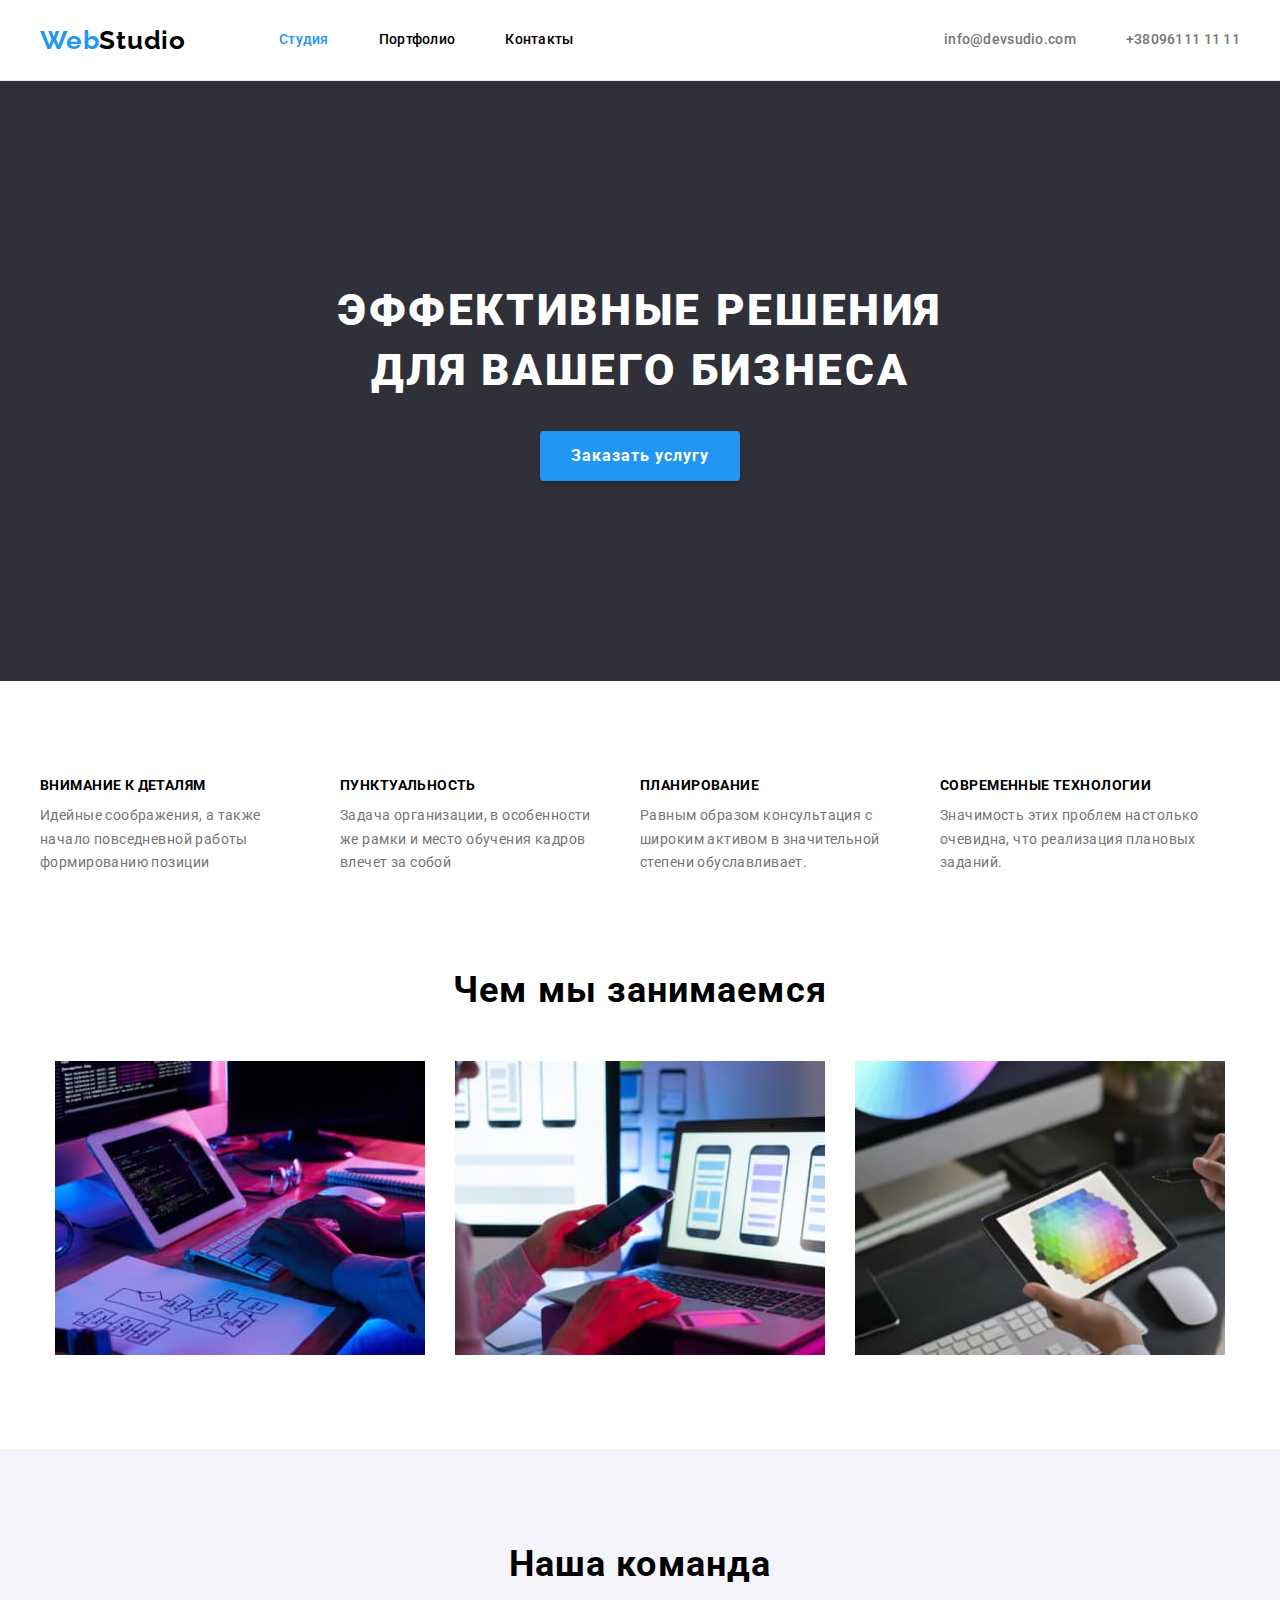
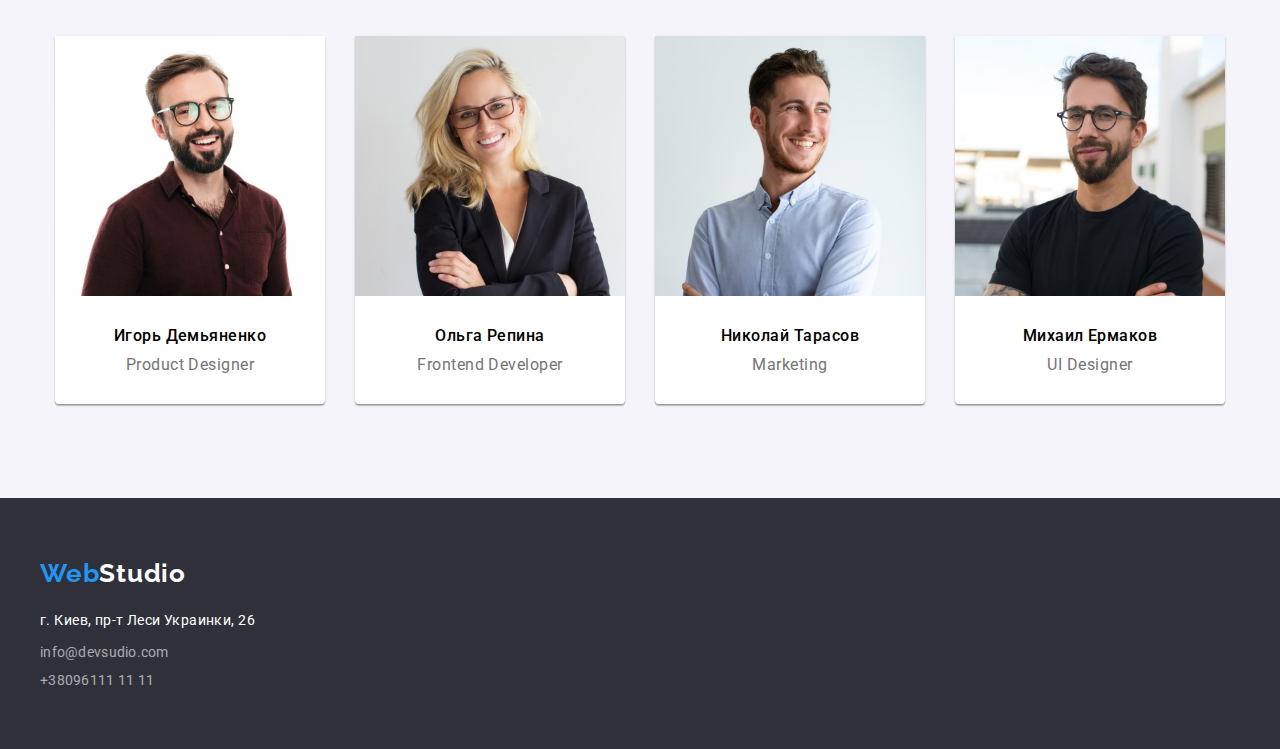
<file: index.html>
<!DOCTYPE html>
<html lang="ru">
<head>
    <meta charset="UTF-8">
    <meta http-equiv="X-UA-Compatible" content="IE=edge">
    <meta name="viewport" content="width=device-width, initial-scale=1.0">
    <title>WebStudio</title>
    <link href="https://github.com/sindresorhus/modern-normalize/blob/main/modern-normalize.css" rel="stylesheet" >
    <link rel="stylesheet" href="./css/styles.css">
    <link href="https://fonts.googleapis.com/css2?family=Raleway:wght@700&family=Roboto:wght@400;500;700;900&display=swap"
        rel="stylesheet">
</head>
<body>
    <header class="header">
        <div class="container">
        <nav class="nav">
        <a href="index.html" class="logo">Web<span class="logo-black-color">Studio</span></a>
        <ul class="nav-list">
        <li class="nav-links "><a href="index.html" class="nav-links-item current">Студия</a></li>
        <li class="nav-links"><a href="portfolio.html" class="nav-links-item">Портфолио</a></li>
        <li class="nav-links"><a href="" class="nav-links-item">Контакты</a></li>
        </ul>
        </nav>
        <ul class="auth-list">
        <li class="auth-links"><a href="mailto:info@devsudio.com" class="auth-links-item">info@devsudio.com</a></li>
        <li class="auth-links"><a href="tel.:+380961111111" class="auth-links-item">+38096111 11 11</a></li>
        </ul>
        </div>
    </header>
    <main>
<!--hero section-->
<section class="hero-section">
    <div class="container">
    <h1 class="hero-title">Эффективные решения для вашего бизнеса</h1>
    <button type="button" class="hero-button accent">Заказать услугу</button>
    </div>
</section>
<!--company rules-->
<section class="company-rules-section">
    <div class="container">
    <h2 hidden>Наши принципы</h2>
    <ul class="company-rules-section-ul">
        <li class="company-rules-item ">
            <h3 class="company-rules-section-h3">Внимание к деталям</h3>
            <p class="company-rules-section-p"> Идейные соображения, а также начало повседневной работы формированию позиции</p>
        </li>
        <li class="company-rules-item">
            <h3 class="company-rules-section-h3">Пунктуальность</h3>
            <p class="company-rules-section-p">Задача организации, в особенности же рамки и место обучения кадров влечет за собой</p>
        </li>
        <li class="company-rules-item ">
            <h3 class="company-rules-section-h3">Планирование</h3>
            <p class="company-rules-section-p">Равным образом консультация с широким активом в значительной степени обуславливает.</p>
        </li>
        <li class="company-rules-item ">
            <h3 class="company-rules-section-h3">Современные технологии</h3>
            <p class="company-rules-section-p">Значимость этих проблем настолько очевидна, что реализация плановых заданий.</p>
        </li>
    </ul>
    </div>
</section>
<!--how we do-->
<section class="how-we-do-section">
<div class="container">
<h2 class="how-we-do-section-h2">Чем мы занимаемся</h2>
<ul class="how-we-do-section-ul">
    <li class="how-we-do-item"><img src="images/img1_HowWeDo.jpg" alt="Человек работает на клаасном рабочем месте" width="370"></li>
    <li class="how-we-do-item"><img src="images/img2_HowWeDo.jpg" alt="Разрабатывается приложение на телефон" width="370"></li>
    <li class="how-we-do-item"><img src="images/img3_HowWeDo.jpg" alt="Изображение мозаики на планшете" width="370"></li>
</ul>
</div>
</section>

<!--Our Team-->
<section class="our-team-section">
<div class="container">
<h2 class="our-team-section-h2">Наша команда</h2>
    <ul class="our-team-section-ul">
    <li class="our-team-item">
        <img src="images/img1_OurTeam(1).jpg" alt="Игорь Демьяненко" width="270">
        <div class="our-team-item-text">
        <h3 class="our-team-section-h3">Игорь Демьяненко</h3>
        <p lang="en" class="our-team-section-p">Product Designer</p>
        </div>
    </li>
    <li class="our-team-item">
            <img src="images/img2_OurTeam(1).jpg" alt="Игорь Демьяненко" width="270">
            <div class="our-team-item-text">
            <h3 class="our-team-section-h3">Ольга Репина</h3>
            <p lang="en" class="our-team-section-p">Frontend Developer</p>
            </div>
    </li>
    <li class="our-team-item">
            <img src="images/img3_OurTeam(1).jpg" alt="Игорь Демьяненко" width="270">
            <div class="our-team-item-text">
            <h3 class="our-team-section-h3">Николай Тарасов </h3>
            <p lang="en" class="our-team-section-p">Marketing</p>
            </div>
    </li>
    <li class="our-team-item">
            <img src="images/img4_OurTeam(1).jpg" alt="Игорь Демьяненко" width="270">
            <div class="our-team-item-text">
            <h3 class="our-team-section-h3">Михаил Ермаков</h3>
            <p lang="en" class="our-team-section-p">UI Designer</p>
            </div>
    </li>
    </ul>
    </div>
</section>
    </main>
    <footer class="footer">
    <div class="container">
    <a href="index.html" class="logo">Web<span class="logo-white-color">Studio </span></a>
    <address>
    <p class="footer-p">г. Киев, пр-т Леси Украинки, 26</p>
    <ul>
    <li class="auth-links"><a href="mailto:info@devsudio.com" class="auth-links-item-footer">info@devsudio.com</a></li>
    <li class="auth-links"><a href="tel.:+380961111111" class="auth-links-item-footer">+38096111 11 11</a></li>
    </ul>
    </address>
    </div>
    </footer>
</body>
</html>
</file>
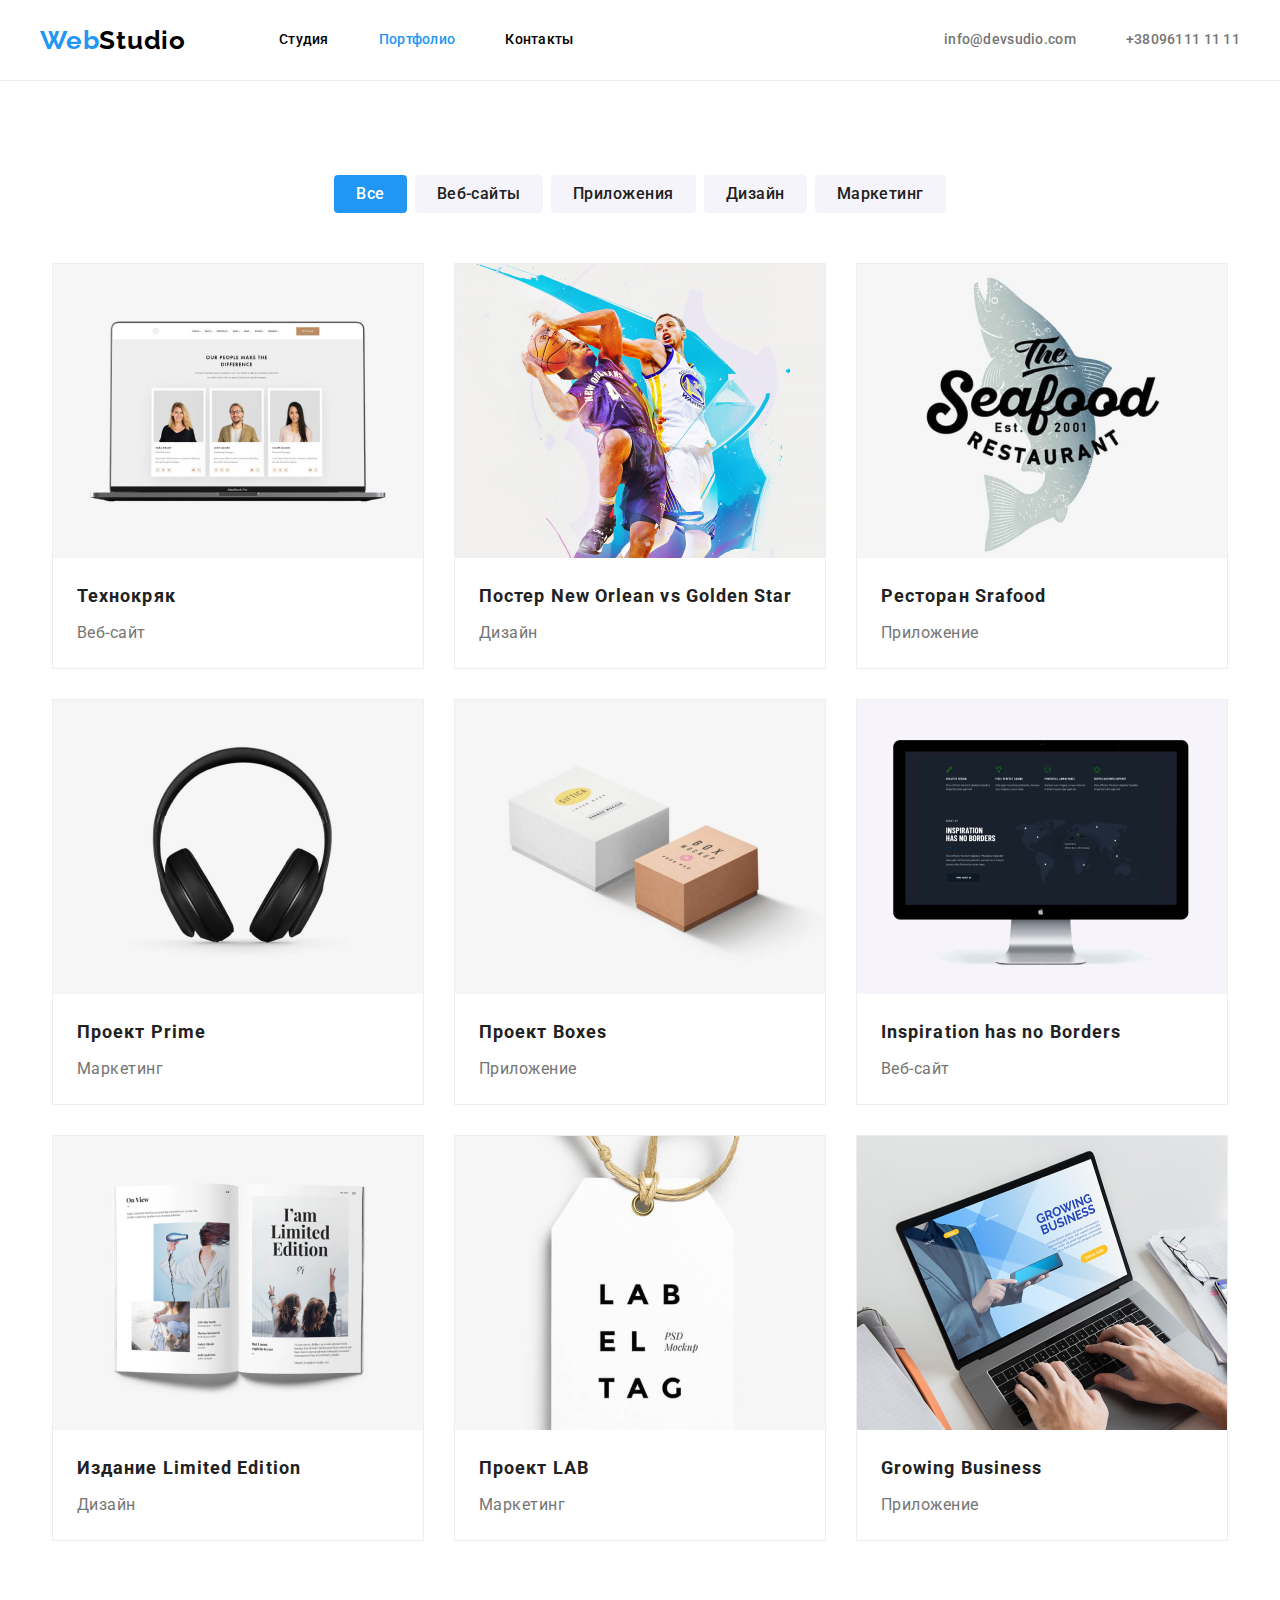
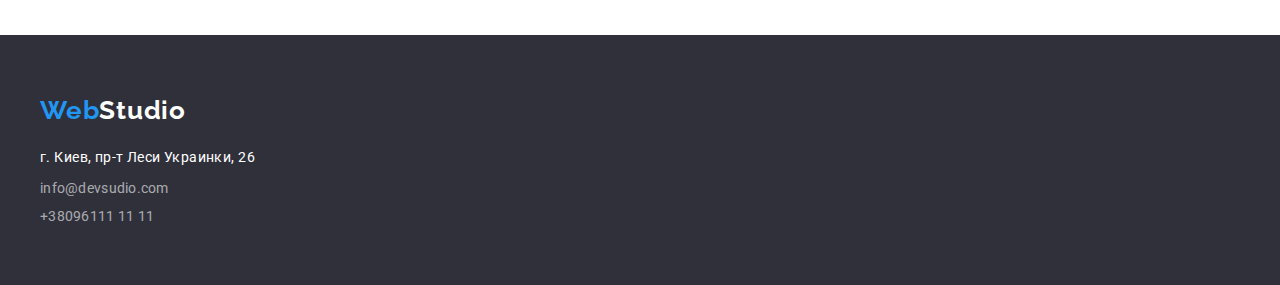
<file: portfolio.html>
<!DOCTYPE html>
<html lang="ru">
<head>
    <meta charset="UTF-8">
    <meta http-equiv="X-UA-Compatible" content="IE=edge">
    <meta name="viewport" content="width=device-width, initial-scale=1.0">
    <title>Document</title>
    <link href="https://github.com/sindresorhus/modern-normalize/blob/main/modern-normalize.css" rel="stylesheet">
    <link rel="stylesheet" href="./css/styles.css">
    <link href="https://fonts.googleapis.com/css2?family=Raleway:wght@700&family=Roboto:wght@400;500;700;900&display=swap"
        rel="stylesheet">
</head>
<body>
    <header class="header">
        <div class="container">
            <nav class="nav">
                <a href="index.html" class="logo">Web<span class="logo-black-color">Studio</span></a>
                <ul class="nav-list">
                    <li class="nav-links "><a href="index.html" class="nav-links-item">Студия</a></li>
                    <li class="nav-links"><a href="portfolio.html" class="nav-links-item current">Портфолио</a></li>
                    <li class="nav-links"><a href="" class="nav-links-item">Контакты</a></li>
                </ul>
            </nav>
            <ul class="auth-list">
                <li class="auth-links"><a href="mailto:info@devsudio.com" class="auth-links-item">info@devsudio.com</a></li>
                <li class="auth-links"><a href="tel.:+380961111111" class="auth-links-item">+38096111 11 11</a></li>
            </ul>
        </div>
    </header>
    <main>
        <!-- Our Products-->
        <section class="our-products">
<div class="container">
    <ul class="filter-list">
    <li class="filter-item">
        <button type="button" class="filter-item-btn-all">Все</button>
    </li>
    <li class="filter-item">
        <button type="button" class="filter-item-btn">Веб-сайты</button>
    </li>
    <li class="filter-item">
        <button type="button" class="filter-item-btn">Приложения</button>
    </li>
    <li class="filter-item">
        <button type="button" class="filter-item-btn">Дизайн</button>
    </li>
    <li class="filter-item">
        <button type="button" class="filter-item-btn">Маркетинг</button>
    </li>
    </ul>

<h1 hidden>Наши проекты</h1>
<ul class="our-products-list">
<li class="our-products-item">
    <img src="./images/techocrack.jpg" alt="технокряк" width="370">
    <div class="our-product-items-text">
    <h2 class="our-products-item-h2">Технокряк</h2>
    <p class="our-products-item-p">Веб-сайт</p>
    </div>
</li>
<li class="our-products-item">
<img src="./images/new-orlean-vs-golden-star.jpg" alt="постер new orlean vs golden star" width="370">
    <div class="our-product-items-text">
    <h2 class="our-products-item-h2">Постер New Orlean vs Golden Star</h2>
    <p class="our-products-item-p">Дизайн</p>
    </div>
</li>
<li class="our-products-item">
    <img src="./images/seafood.jpg" alt="seafood" width="370">
    <div class="our-product-items-text">
    <h2 class="our-products-item-h2">Ресторан Srafood</h2>
    <p class="our-products-item-p">Приложение</p>
    </div>
</li>
<li class="our-products-item">
    <img src="./images/prinme.jpg" alt="Project Prime" width="370">
    <div class="our-product-items-text">
    <h2 class="our-products-item-h2">Проект Prime</h2>
    <p class="our-products-item-p">Маркетинг</p>
    </div>
</li>
<li class="our-products-item">
    <img src="./images/boxes.jpg" alt="Project boxes" width="370">
    <div class="our-product-items-text">
    <h2 class="our-products-item-h2">Проект Boxes</h2>
    <p class="our-products-item-p">Приложение</p>
    </div>
</li>
<li class="our-products-item">
    <img src="./images/inspiration.jpg" alt="inspiration" width="370">
    <div class="our-product-items-text">
    <h2 class="our-products-item-h2">Inspiration has no Borders</h2>
    <p class="our-products-item-p">Веб-сайт</p>
    </div>
</li>
<li class="our-products-item">
    <img src="./images/limited-edition.jpg" alt="limited limited edition" width="370">
    <div class="our-product-items-text">
    <h2 class="our-products-item-h2">Издание Limited Edition</h2>
    <p class="our-products-item-p">Дизайн</p>
    </div>
</li>
<li class="our-products-item">
    <img src="./images/lab.jpg" alt="Проект Lab" width="370">
    <div class="our-product-items-text">
    <h2 class="our-products-item-h2">Проект LAB</h2>
    <p class="our-products-item-p">Маркетинг</p>
    </div>
</li>
<li class="our-products-item">
    <img src="./images/growing-business.jpg" alt="growing business" width="370">
    <div class="our-product-items-text">
    <h2 class="our-products-item-h2">Growing Business</h2>
    <p class="our-products-item-p">Приложение</p>
    </div>
</li>
</ul>
</div>
</section>
</main>
    <footer class="footer">
        <div class="container">
            <a href="index.html" class="logo">Web<span class="logo-white-color">Studio </span></a>
            <address>
                <p class="footer-p">г. Киев, пр-т Леси Украинки, 26</p>
                <ul>
                    <li class="auth-links"><a href="mailto:info@devsudio.com"
                            class="auth-links-item-footer">info@devsudio.com</a></li>
                    <li class="auth-links"><a href="tel.:+380961111111" class="auth-links-item-footer">+38096111 11 11</a>
                    </li>
                    </ul>
            </address>
        </div>
    </footer>
</body>
</html>
</file>
<file: css/styles.css>
:root {
  --accent-color: #2196f3;
  --primary-text-color: #757575;
  --title-text-color: #000000;
  --bcg-color: #2f303a;
  --light-bcg-color: #f5f4fa;
  --filter-item-text-color: #212121;
  --primary-white-color: #ffffff;
  --footer-auth-text-color: rgba(255, 255, 255, 0.6);
  --hero-button-accent-bcg-color: #188ce8;
}

body {
  font-family: "Roboto", sans-serif;
  color: var(--primary-text-color);
  background-color: var(--primary-white-color);

  margin: 0;
}
h1,
h2,
h3,
h4,
h5,
h6,
ul,
p {
  margin: 0px;
  padding: 0px;
}
img {
  display: block;
}

.logo-black-color {
  font-family: Raleway;
  font-weight: bold;
  font-size: 26px;
  line-height: 1.19;
  letter-spacing: 0.03em;
  color: var(--title-text-color);
  text-decoration: none;
}
.logo-white-color {
  font-family: Raleway;
  font-weight: bold;
  font-size: 26px;
  line-height: 1.19;
  letter-spacing: 0.03em;
  color: var(--primary-white-color);
  text-decoration: none;
}
.logo {
  font-family: Raleway;
  font-weight: bold;
  font-size: 26px;
  line-height: 1.19;
  letter-spacing: 0.03em;
  color: var(--accent-color);
  text-decoration: none;
  margin-right: 93px;
  padding-top: 24px;
  padding-bottom: 24px;
}
.footer .logo {
  display: inline-block;
  margin-right: 0px;
  padding-top: 0;
  padding-bottom: 0;
  margin-bottom: 20px;
}
.hero-section {
  background-color: var(--bcg-color);
  padding-top: 200px;
  padding-bottom: 200px;
}

.hero-title {
  color: var(--primary-white-color);
  font-weight: 900;
  font-size: 44px;
  line-height: 1.36;
  width: 696px;
  text-align: center;
  letter-spacing: 0.06em;
  text-transform: uppercase;
  margin-top: 0px;
  margin-left: auto;
  margin-right: auto;
}

.nav-links-item:hover,
.nav-links-item:focus,
.auth-links-item:hover,
.auth-links-item:focus {
  color: var(--accent-color);
}

.filter-item:hover,
.filter-item:focus {
  /* color: var(--primary-white-color); */
  background-color: var(--accent-color);
}
.nav-list {
  display: flex;
}

.auth-list {
  display: flex;
}
.filter-list {
  list-style: none;
  display: flex;

  justify-content: center;
}

.nav-links-item {
  display: block;
  padding-top: 32px;
  padding-bottom: 32px;
  color: var(--title-text-color);
  text-decoration: none;
  font-weight: 500;
  font-size: 14px;
  line-height: 1.14;
  letter-spacing: 0.02em;
}

.auth-links-item {
  display: block;
  padding-top: 32px;
  padding-bottom: 32px;
  text-decoration: none;
  font-weight: 500;
  font-size: 14px;
  line-height: 1.14;
  letter-spacing: 0.02em;
  color: var(--primary-text-color);
}

.nav-links,
.auth-links {
  list-style: none;
}
.nav-links:not(:last-child) {
  margin-right: 50px;
}
.auth-links:not(:last-child) {
  margin-right: 50px;
}
.hero-button {
  display: block;
  border: none;
  border-radius: 4px;
  height: 50px;
  width: 200px;
  margin-left: auto;
  margin-right: auto;
  font-family: inherit;
  font-weight: bold;
  font-size: 16px;
  line-height: 1.87;
  letter-spacing: 0.06em;
  cursor: pointer;

  box-shadow: 0px 4px 4px rgba(0, 0, 0, 0.15);
  color: var(--primary-white-color);
  background-color: var(--accent-color);
}

.hero-button:hover,
.hero-button:focus {
  color: var(--primary-white-color);
  background-color: var(--hero-button-accent-bcg-color);
}

.filter-item-btn {
  font-family: inherit;
  font-weight: 500;
  font-size: 16px;
  line-height: 1.62;
  text-align: center;
  letter-spacing: 0.03em;
  color: var(--filter-item-text-color);
  background-color: var(--light-bcg-color);
  border: none;
  border-radius: 4px;
  cursor: pointer;
  padding: 6px 22px 6px 22px;
}
.filter-item:not(:last-child) {
  margin-right: 8px;
}
.filter-item-btn-all {
  font-family: inherit;
  font-weight: 500;
  font-size: 16px;
  line-height: 1.62;
  text-align: center;
  letter-spacing: 0.03em;
  color: var(--primary-white-color);
  background-color: var(--accent-color);
  border: none;
  border-radius: 4px;
  cursor: pointer;
  padding: 6px 22px 6px 22px;
  /* margin-right: 8px; */
}

.filter-item-btn-all:hover,
.filter-item-btn-all:focus,
.filter-item-btn:hover,
.filter-item-btn:focus {
  font-weight: 500;
  font-size: 16px;
  line-height: 1.62;
  text-align: center;
  letter-spacing: 0.03em;
  color: var(--primary-white-color);
  background-color: var(--accent-color);
}

.company-rules-section-h3 {
  font-weight: bold;
  font-size: 14px;
  line-height: 1.14;
  letter-spacing: 0.03em;
  text-transform: uppercase;
  color: var(--title-text-color);
}

.company-rules-section-p {
  font-weight: normal;
  font-size: 14px;
  line-height: 1.71;
  letter-spacing: 0.03em;
}

.company-rules-section-ul {
  list-style: none;
  display: inline-flex;
}

.how-we-do-section-h2 {
  margin-bottom: 50px;
  font-weight: bold;
  font-size: 36px;
  line-height: 1.17;
  text-align: center;
  letter-spacing: 0.03em;
  color: var(--title-text-color);
}

.how-we-do-section-ul {
  list-style: none;
  display: flex;
  justify-content: center;
}

.how-we-do-item:not(:last-child) {
  margin-right: 30px;
}

.our-team-section {
  background-color: var(--light-bcg-color);
  padding-top: 94px;
  padding-bottom: 94px;
}
.our-team-section-ul {
  list-style: none;
  display: flex;
  justify-content: center;
}

.our-team-section-h2 {
  margin-bottom: 50px;
  font-weight: bold;
  font-size: 36px;
  line-height: 1.17;
  text-align: center;
  letter-spacing: 0.03em;
  color: var(--title-text-color);
}
.our-team-section-h3 {
  font-weight: 500;
  font-size: 16px;
  line-height: 1.19;
  text-align: center;
  letter-spacing: 0.03em;
  color: var(--title-text-color);
}

.our-team-section-p {
  font-weight: normal;
  font-size: 16px;
  line-height: 1.19;
  text-align: center;
  letter-spacing: 0.03em;
}

.header {
  border-bottom: 1px solid #ececec;
}
.header .container {
  background-color: var(--primary-white-color);
  display: flex;
}

.header > ul {
  margin: 0px;
  padding: 0px;
}

.footer {
  padding-top: 60px;
  padding-bottom: 60px;
  background-color: var(--bcg-color);
}

.footer-p {
  color: var(--primary-white-color);
  font-style: normal;
  font-weight: normal;
  font-size: 14px;
  line-height: 1.71;
  letter-spacing: 0.03em;
}
.footer .auth-links {
  margin-top: 9px;
}
.our-products {
  padding-top: 94px;
  padding-bottom: 94px;
}

.our-products-list {
  list-style: none;
  margin-top: 50px;
  display: flex;
  justify-content: center;
  flex-wrap: wrap;
}

.our-products-item {
  margin-right: 30px;
  margin-bottom: 30px;
  background: #ffffff;
  border: 1px solid #eeeeee;
}
.our-product-items-text {
  padding-top: 20px;
  padding-bottom: 20px;
  padding-left: 24px;
  padding-right: 24px;
}
.our-product-items-text > *:not(:last-child) {
  margin-bottom: 4px;
}
.our-products-item:nth-child(3n) {
  margin-right: 0;
}
.our-products-item:nth-last-child(-n + 3) {
  margin-bottom: 0;
}

.our-products-item-h2 {
  font-weight: bold;
  font-size: 18px;
  line-height: 2;
  letter-spacing: 0.06em;
  color: var(--filter-item-text-color);
}

.our-products-item-p {
  font-weight: normal;
  font-size: 16px;
  line-height: 1.87;
  letter-spacing: 0.03em;
}

.current {
  color: var(--accent-color);
}

.auth-links-item-footer {
  font-style: normal;
  text-decoration: none;
  font-weight: 400;
  font-size: 14px;
  line-height: 1.14;
  letter-spacing: 0.02em;
  color: var(--footer-auth-text-color);
}

.nav-links-item-footer:hover,
.nav-links-item-footer:focus,
.auth-links-item-footer:hover,
.auth-links-item-footer:focus {
  color: var(--accent-color);
}

.company-rules-section {
  padding-top: 94px;
  padding-bottom: 94px;
}
.container {
  width: 1200px;
  margin-right: auto;
  margin-left: auto;
  padding-left: 15px;
  padding-right: 15px;
}

.company-rules-item {
  width: 270px;
  margin-right: 30px;
}

.company-rules-item > p {
  margin-top: 10px;
}

.company-rules-item:last-child {
  margin-right: 0px;
}

.how-we-do-section {
  padding-bottom: 94px;
}

.hero-button.accent {
  margin-top: 30px;
}

.our-team-item:not(:last-child) {
  margin-right: 30px;
}

.our-team-item {
  box-shadow: 0px 1px 3px rgba(0, 0, 0, 0.12), 0px 1px 1px rgba(0, 0, 0, 0.14),
    0px 2px 1px rgba(0, 0, 0, 0.2);
  border-radius: 0px 0px 4px 4px;
  background-color: var(--primary-white-color);
}
.our-team-item-text {
  padding-top: 30px;
  padding-bottom: 30px;
}
.our-team-item-text > *:not(:last-child) {
  margin-bottom: 10px;
}

.nav {
  display: flex;
  align-items: center;
  margin-right: auto;
}
</file>
